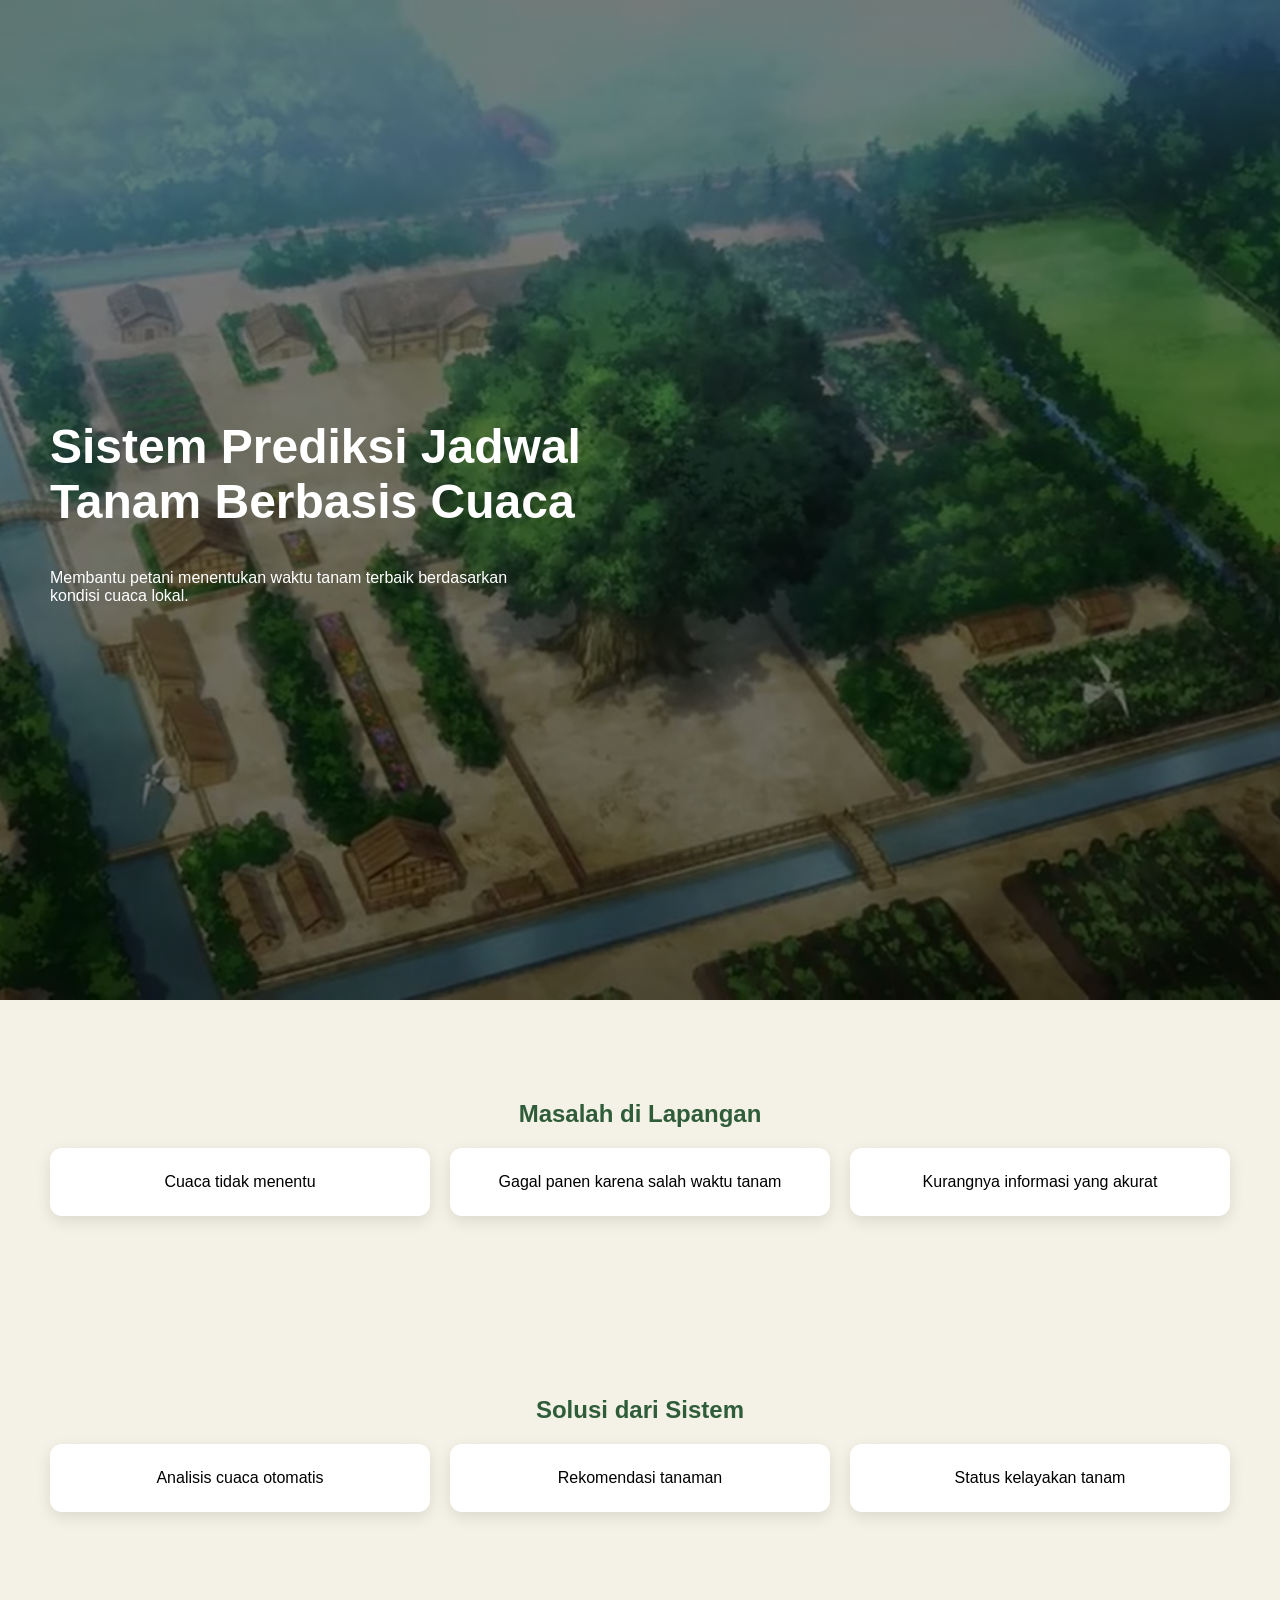
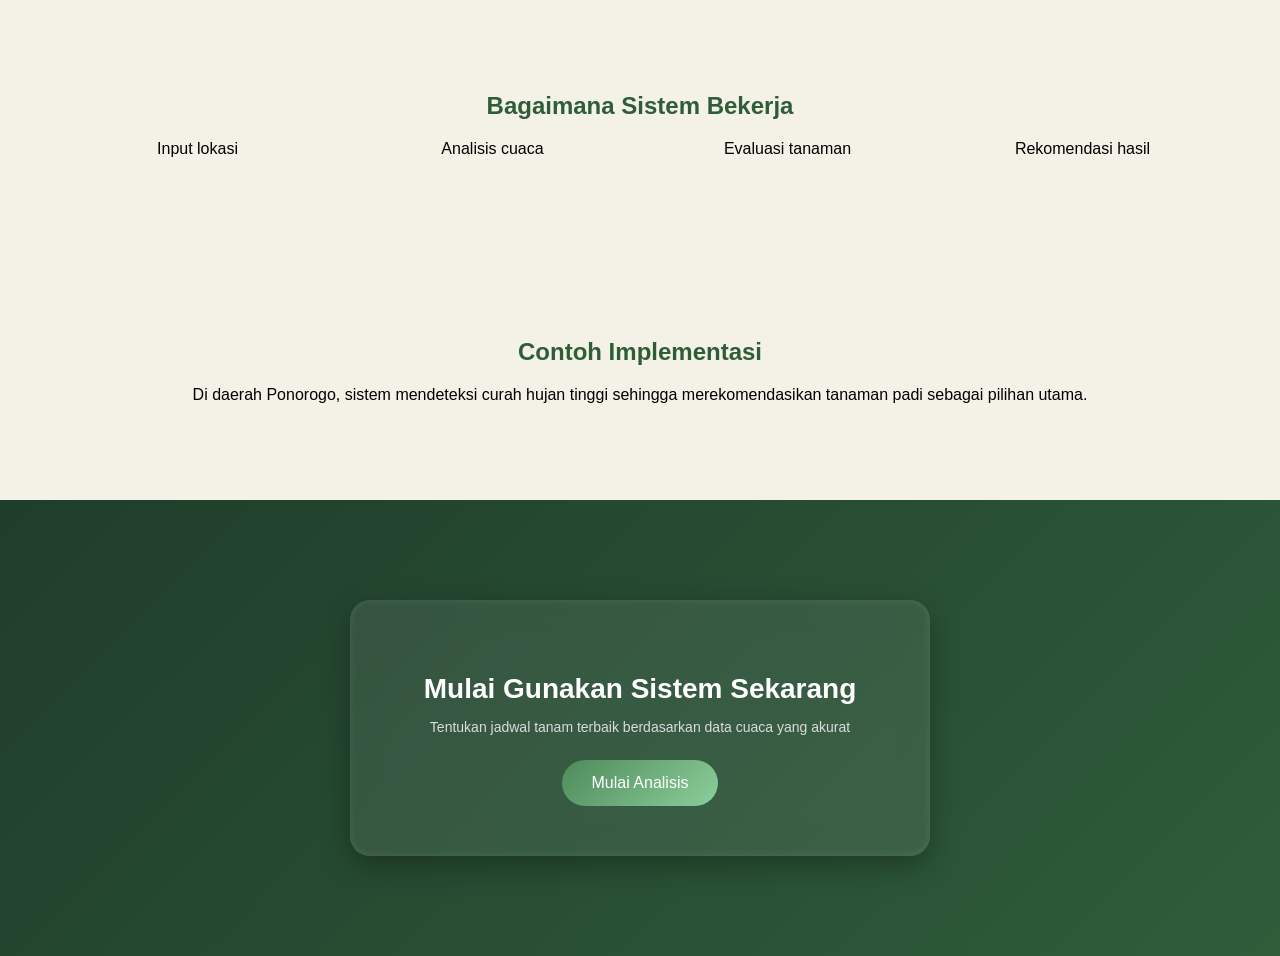
<file: index.html>
<!DOCTYPE html>
<html lang="id">
<head>
<meta charset="UTF-8">
<meta name="viewport" content="width=device-width, initial-scale=1.0">
<title>Di-Gadhu | Startup</title>

<style>
:root {
    --dark-green: #1f3d2b;
    --forest-green: #2f5d3a;
    --leaf-green: #4f8a5b;
    --light-green: #8ccf9b;
    --water-blue: #4aa3c7;
    --soil-brown: #8b6b4c;
    --soft-cream: #f4f1e6;
}

body {
    margin: 0;
    font-family: sans-serif;
    background: var(--soft-cream);
}

/* HERO */
.hero {
    height: 100vh;
    background: linear-gradient(rgba(0,0,0,0.5), rgba(0,0,0,0.6)),
                url("Resource/1.png");
    background-size: cover;
    background-position: center;
    display: flex;
    align-items: center;
    padding: 50px;
    color: white;
}

.hero h1 {
    font-size: 48px;
    max-width: 600px;
}

.hero p {
    max-width: 500px;
    margin-top: 20px;
}

/* SECTION */
.section {
    padding: 80px 50px;
    text-align: center;
}

.section h2 {
    color: var(--forest-green);
    margin-bottom: 20px;
}

/* GRID */
.grid {
    display: grid;
    grid-template-columns: repeat(auto-fit, minmax(250px, 1fr));
    gap: 20px;
}

/* CARD */
.card {
    background: white;
    padding: 25px;
    border-radius: 12px;
    box-shadow: 0 5px 15px rgba(0,0,0,0.1);
}

/* STEPS */
.steps {
    display: flex;
    justify-content: space-around;
    flex-wrap: wrap;
}

.step {
    width: 200px;
}

/* CTA */
.cta {
    display: flex;
    justify-content: center;
    align-items: center;
    padding: 100px 20px;
    background: linear-gradient(135deg, #1f3d2b, #2f5d3a);
}

/* box utama */
.cta-box {
    text-align: center;
    background: rgba(255, 255, 255, 0.08);
    backdrop-filter: blur(15px);
    padding: 50px 40px;
    border-radius: 20px;
    max-width: 500px;
    width: 100%;
    color: white;

    box-shadow: 
        0 10px 30px rgba(0,0,0,0.3),
        inset 0 0 10px rgba(255,255,255,0.1);
}

/* judul */
.cta-box h2 {
    font-size: 28px;
    margin-bottom: 10px;
}

/* deskripsi */
.cta-box p {
    font-size: 14px;
    margin-bottom: 25px;
    color: #dcdcdc;
}

/* tombol */
.cta-box button {
    padding: 14px 30px;
    font-size: 16px;
    border: none;
    border-radius: 30px;
    cursor: pointer;

    background: linear-gradient(135deg, #4f8a5b, #8ccf9b);
    color: white;

    transition: 0.3s;
}

/* hover effect */
.cta-box button:hover {
    transform: translateY(-3px) scale(1.05);
    box-shadow: 0 10px 20px rgba(0,0,0,0.3);
}

</style>
</head>

<body>

<!-- HERO -->
<section class="hero">
    <div>
        <h1>Sistem Prediksi Jadwal Tanam Berbasis Cuaca</h1>
        <p>Membantu petani menentukan waktu tanam terbaik berdasarkan kondisi cuaca lokal.</p>
    </div>
</section>

<!-- PROBLEM -->
<section class="section">
    <h2>Masalah di Lapangan</h2>
    <div class="grid">
        <div class="card">Cuaca tidak menentu</div>
        <div class="card">Gagal panen karena salah waktu tanam</div>
        <div class="card">Kurangnya informasi yang akurat</div>
    </div>
</section>

<!-- SOLUSI -->
<section class="section">
    <h2>Solusi dari Sistem</h2>
    <div class="grid">
        <div class="card">Analisis cuaca otomatis</div>
        <div class="card">Rekomendasi tanaman</div>
        <div class="card">Status kelayakan tanam</div>
    </div>
</section>

<!-- CARA KERJA -->
<section class="section">
    <h2>Bagaimana Sistem Bekerja</h2>
    <div class="steps">
        <div class="step">Input lokasi</div>
        <div class="step">Analisis cuaca</div>
        <div class="step">Evaluasi tanaman</div>
        <div class="step">Rekomendasi hasil</div>
    </div>
</section>

<!-- IMPLEMENTASI -->
<section class="section">
    <h2>Contoh Implementasi</h2>
    <p>
        Di daerah Ponorogo, sistem mendeteksi curah hujan tinggi sehingga 
        merekomendasikan tanaman padi sebagai pilihan utama.
    </p>
</section>

<!-- CTA -->
<section class="cta">
    <div class="cta-box">
        <h2>Mulai Gunakan Sistem Sekarang</h2>
        <p>Tentukan jadwal tanam terbaik berdasarkan data cuaca yang akurat</p>
        <button onclick="window.location.href='api/login.php'">Mulai Analisis</button>
    </div>
</section>

</body>
</html>
</file>
